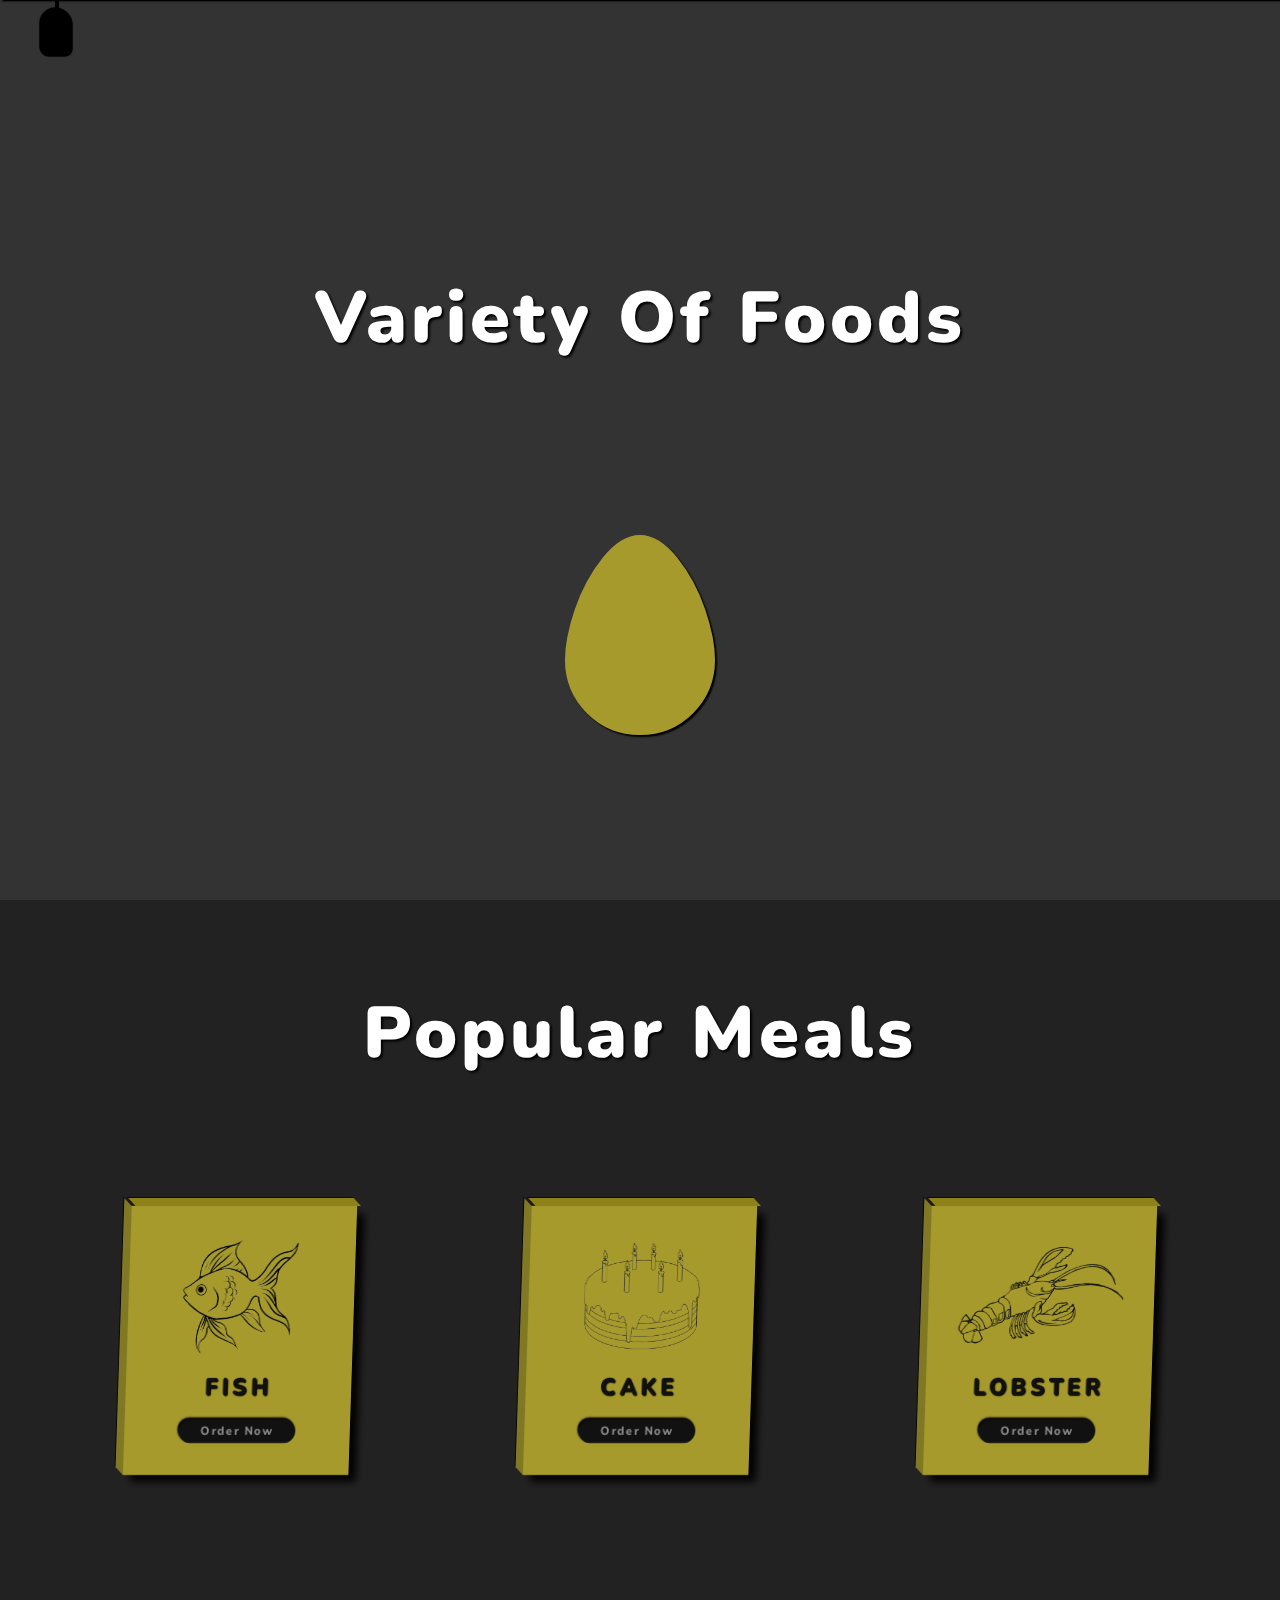
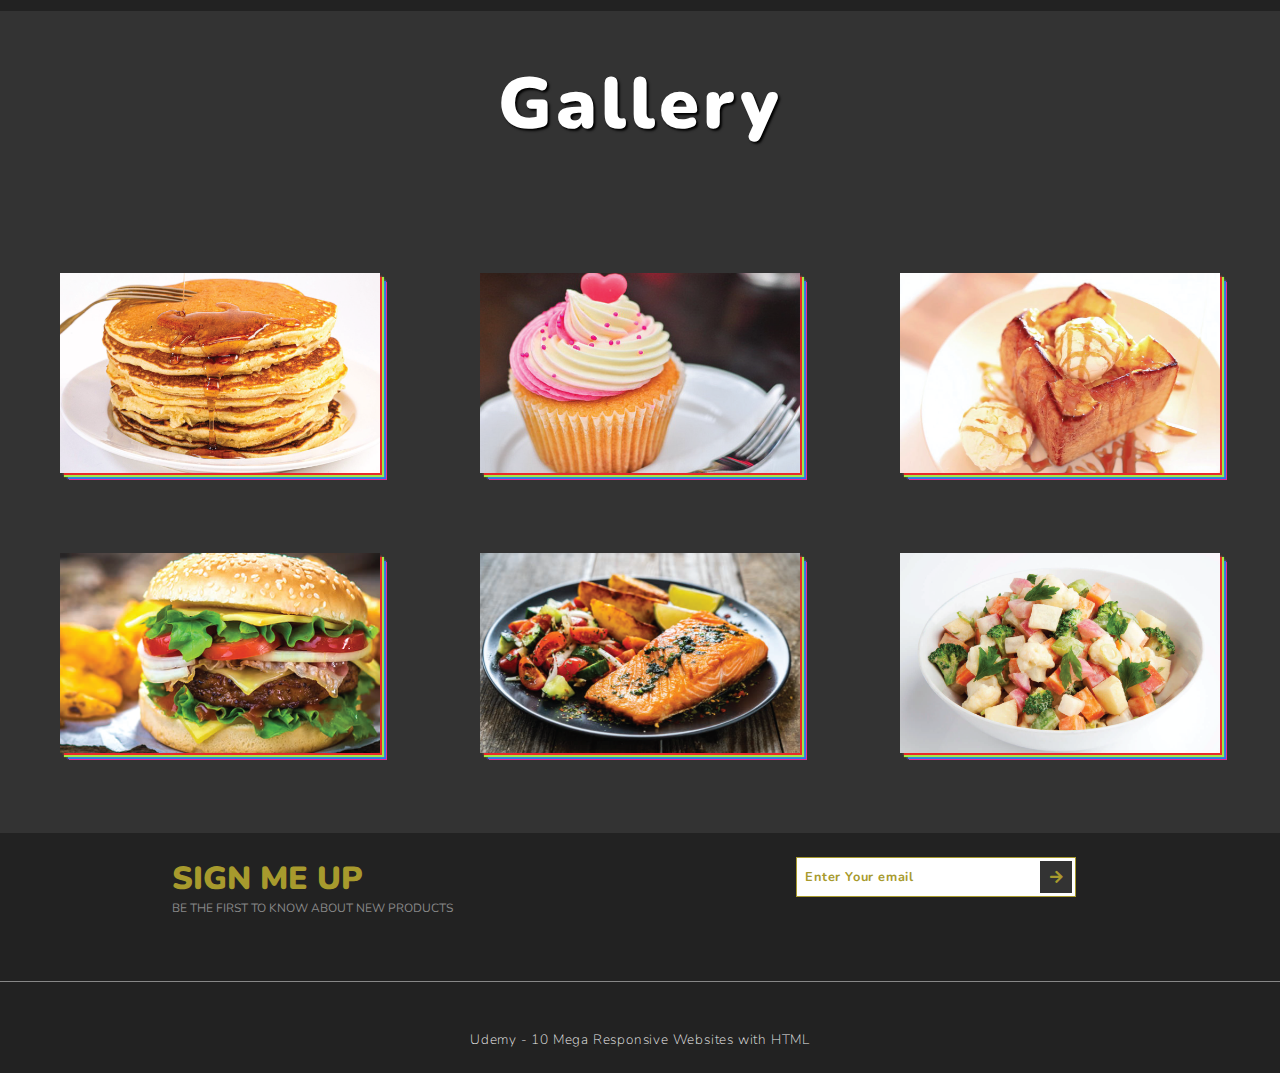
<file: Project 1 - Foods/index.html>
<!DOCTYPE html>
<html lang="en">
<head>
    <meta charset="UTF-8">
    <meta http-equiv="X-UA-Compatible" content="IE=edge">
    <meta name="viewport" content="width=device-width, initial-scale=1.0">
    <title>Foods</title>
    <link rel="stylesheet" href="style.css">
    <link rel="stylesheet" href="https://cdnjs.cloudflare.com/ajax/libs/font-awesome/5.15.3/css/all.min.css">
</head>
<body>
    <!-- Navbar -->
    <nav class="navbar target">
     <a href="#" class="navbar-link">
        <i class="fas fa-home"></i>
        <span>Home</span>
     </a>
     <a href="#" class="navbar-link">    
        <i class="fas fa-utensils"></i>
        <span>Meals</span>
     </a>
     <a href="#" class="navbar-link">    
        <i class="fas fa-hamburger"></i>
        <span>Burger</span>
     </a>
     <a href="#" class="navbar-link">    
        <i class="fas fa-pizza-slice"></i>
        <span>Pizza</span>
     </a>
     <a href="#" class="navbar-link">    
        <i class="fas fa-blender-phone"></i>
        <span>Contact</span>
      </a>
    </nav>
    <div class="menu target"></div>
    <!-- End of Navbar -->

    <div class="container">
        <!-- Section 1-->
        <section class="section-1">
            <h1 class="section-heading">Variety of Foods</h1>
            <div class="section-1-icons">
                <i class="fas fa-egg change"></i>
                <i class="fas fa-stroopwafel"></i>
                <i class="fas fa-cheese"></i>
                <i class="fas fa-hotdog"></i>
                <i class="fas fa-drumstick-bite"></i>
                <i class="fas fa-apple-alt"></i>
                <i class="fas fa-ice-cream"></i>
                <i class="fas fa-fish"></i>
                <i class="fas fa-cookie"></i>
                <i class="fas fa-seedling"></i>
            </div>
        </section>
        <!-- End of Section 1 -->

        <!-- Section 2 -->
        <section class="section-2">
            <h1 class="section-heading">popular meals</h1>
            <div class="cards-container">
                <div class="card">
                    <img src="images/card-img-1.png" class="card-img">
                    <h3 class="card-name">Fish</h3>
                    <button class="card-btn">Order now</button>
                </div>
                <div class="card">
                    <img src="images/card-img-2.png" class="card-img">
                    <h3 class="card-name">Cake</h3>
                    <button class="card-btn">Order now</button>
                </div>
                <div class="card">
                    <img src="images/card-img-3.png" class="card-img">
                    <h3 class="card-name">Lobster</h3>
                    <button class="card-btn">Order now</button>
                </div>
            </div>
        </section>
        <!-- End of Section 2 -->

        <!-- Section 3 -->
        <section class="section-3">
            <h1 class="section-heading">gallery</h1>
            <div class="gallery">
                <a href="" class="gallery-link" title="Order Now">
                    <img src="images/pancakes.png" class="food-img">
                    <h3 class="food-name">Pancakes</h3>
                    <p class="food-description">Lorem ipsum, dolor sit amet consectetur adipisicing elit. Quaerat, sunt qui dolorem minima cum quibusdam.                      
                    </p>
                </a>
                <a href="" class="gallery-link" title="Order Now">
                    <img src="images/cupcake.png" class="food-img">
                    <h3 class="food-name">Cupcakes</h3>
                    <p class="food-description">Lorem ipsum, dolor sit amet consectetur adipisicing elit. Quaerat, sunt qui dolorem minima cum quibusdam.                      
                    </p>
                </a>
                <a href="" class="gallery-link" title="Order Now">
                    <img src="images/tost.png" class="food-img">
                    <h3 class="food-name">Tost</h3>
                    <p class="food-description">Lorem ipsum, dolor sit amet consectetur adipisicing elit. Quaerat, sunt qui dolorem minima cum quibusdam.                      
                    </p>
                </a>
                <a href="" class="gallery-link" title="Order Now">
                    <img src="images/hamburger.png" class="food-img">
                    <h3 class="food-name">Hamburger</h3>
                    <p class="food-description">Lorem ipsum, dolor sit amet consectetur adipisicing elit. Quaerat, sunt qui dolorem minima cum quibusdam.                      
                    </p>
                </a>
                <a href="" class="gallery-link" title="Order Now">
                    <img src="images/salmon.png" class="food-img">
                    <h3 class="food-name">Salmon</h3>
                    <p class="food-description">Lorem ipsum, dolor sit amet consectetur adipisicing elit. Quaerat, sunt qui dolorem minima cum quibusdam.                      
                    </p>
                </a>
                <a href="" class="gallery-link" title="Order Now">
                    <img src="images/vegetable.png" class="food-img">
                    <h3 class="food-name">Vegetable</h3>
                    <p class="food-description">Lorem ipsum, dolor sit amet consectetur adipisicing elit. Quaerat, sunt qui dolorem minima cum quibusdam.                      
                    </p>
                </a>
            </div>
        </section>

        <!-- End of Section 3 -->
        
        <!-- Section 4 -->
        <section class="section-4">
            <div class="section-4-text">
                <h2 class="section-4-heading">Sign Me Up</h2>
                <p class="section-4-paragraph">Be the first to know about new products</p>
            </div>
            <form class="signup-form">
                <input type="email" class="signup-form-input" placeholder="Enter Your email">
                <button type="submit" class="signup-form-btn">
                    <i class="fas fa-arrow-right"></i>
                </button>
            </form>
            <p class="copyright">Udemy - 10 Mega Responsive Websites with HTML</p>
        </section>
        <!-- End of Section 4 -->
    </div>
    <script src="script.js"></script> 
</body>
</html>
</file>
<file: Project 1 - Foods/style.css>
@import url('https://fonts.googleapis.com/css2?family=Nunito:wght@200;300;400;600;700;800;900&display=swap');

/*common styles*/
*{
    margin: 0;
    padding: 0;
    box-sizing: border-box;
    text-decoration: none;
    outline: none;
    font-family: "Nunito", sans-serif;
    font-weight: 400;
}

html{
    font-size: 62.5%;
}

.section-heading{
    font-size: 12rem;
    font-weight: 900;
    color: #fff;
    text-align: center;
    text-transform: capitalize;
    letter-spacing: .5rem;
    text-shadow: .3rem .3rem .3rem #000;
}
/*end of common styles*/

/* Navbar */
.navbar{
    width: 100%;
    height: 14rem;
    background-color: #000;
    position: fixed;
    top: -14rem;
    z-index: 100;
    display: flex;
    justify-content: center;
    align-items:center ;
    box-shadow: .2rem .2rem .2rem #000;
    transition: top .4s;
}

.navbar.change{
    top: 0;
    transition: top .4s .2s;
}

.navbar-link{
    color: #aaa;
    margin: 0 4rem;
    display: flex;
    flex-direction: column;
    justify-content: center;
    align-items: center;
    opacity: 0;
    transition: color .3s, opacity .2s;
}

.change .navbar-link{
    opacity: 1;
}

.change .navbar-link:nth-child(1){
    transition: opacity .4s .5s  color .3s;
}

.change .navbar-link:nth-child(2){
    transition: opacity .4s .6s color .3s;
}

.change .navbar-link:nth-child(3){
    transition: opacity .4s .7s color .3s;
}

.change .navbar-link:nth-child(4){
    transition: opacity .4s .8s color .3s;
}

.change .navbar-link:nth-child(5){
    transition: opacity .4s .9s color .3s;
}

.navbar-link:hover{
    color: #fff;
}

.navbar-link i{
    font-size: 7rem;
}

.navbar-link span{
    font-size: 2.5rem;
    font-weight: 900;
    letter-spacing: .5rem;
    margin-top: .5rem;
}

.menu{
    width: 4rem;
    height: 6rem;
    background-color: #000;
    position: fixed;
    top: 1rem;
    left: 5rem;
    border-radius: 30rem 30rem 15rem 15rem;
    box-shadow: .1rem .1rem .1rem #000, -.1rem -.1rem .1rem #000;
    cursor: pointer;
    z-index: 100;
    transition: top .4s .2s;
}

.menu.change{
    top: 15rem;
    transition: top .4s;
}

.menu::before{
    content: "";
    width: .3rem;
    height: 15rem;
    background-color: #000;
    position: absolute;
    top: -15rem;
    left: calc(50% - 0.1rem);
    box-shadow: .1rem .1rem .1rem #000;
}
/* End of Navbar */

/*Section 1*/
.section-1{
    width: 100%;
    height: 100vh;
    background-color: #333;
    display: flex;
    flex-direction: column;
    align-items: center;
    justify-content: space-evenly;
}

.section-1-icons i{
    font-size: 35rem;
    color: #a79a2d;
    position: absolute;
    transform: translate(-50%, -50%) scale(0);
    text-shadow: .2rem .2rem .2rem #000;
    transition: transform .3s;
}

.section-1-icons i.change{
    transform: translate(-50%, -50%) scale(1);
    transition: transform .3s .3s;
}
/*End of Section 1*/

/* Section 2 */
.section-2{
    width: 100%;
    height: 100vh;
    background-color: #222;
    display: flex;
    flex-direction: column;
    justify-content: space-between;
    padding: 10rem 0;
}

.cards-container{
    display: flex;
    justify-content: space-evenly;
}

.card{
    width: 30rem;
    background-color: #a79a2d;
    padding: 4rem;
    display: flex;
    flex-direction: column;
    justify-content: space-between;
    align-items: center;
    box-shadow: 1rem 1rem 1rem #000;
    position: relative;
    transform: rotateY(20deg) skewX(-2deg);
    transition: transform 0.5s, box-shadow 0.5s;
}

.card:hover{
    transform: rotateY(20deg) skewX(-2deg) translareY(-3rem);
    box-shadow: 2rem 2rem 2rem 2rem #000;
}

.card::before{
    content: "";
    height: 100%;
    width: 1rem;
    background-color: #817824;
    position: absolute;
    top: 0;
    left: -1rem;
    transform: skewY(45deg);
    transform-origin: right;
    box-shadow: -.1rem -.1rem .1rem #000;
}

.card::after{
    content: "";
    height: 1rem;
    width: 100%;
    background-color: #8f8317;
    position: absolute;
    top: -1rem;
    left: 0;
    transform: skewX(45deg);
    transform-origin: right;
    box-shadow: -.1rem -.1rem .1rem #000;
}

.card-img{
    width: 100%;
}

.card-name{
    font-size: 3rem;
    font-weight: 900;
    text-transform: uppercase;
    letter-spacing: 0.5rem;
    color: #111;
    margin: 2rem 0;
    text-shadow: .15rem .15rem .15rem #000;
}

.card-btn{
    width: 70%;
    background-color: #111;
    color:#888;
    border-radius: 5rem;
    font-size: 1.5rem;
    font-weight: 800;
    letter-spacing: .2rem;
    text-transform: capitalize;
    border: none;
    padding: .5rem 0;
    cursor: pointer;
    box-shadow: -.2rem -.2rem .2rem #000;
}
/* End of Section 2 */

/* Section 3*/
.section-3{
    background-color: #333;
    padding: 5rem 0;
}

.gallery{
    display: flex;
    flex-wrap: wrap;
    align-items: center;
    justify-content: space-evenly;
    margin-top: 10rem;
}

.gallery-link{
    position: relative;
    margin: 4rem 1rem;
}

.gallery-link::before{
    content: "";
    position: absolute;
    top: 2vw;
    left: 80%;
    width: .2rem;
    height: 0;
    background-color: #fff;
    z-index: 10;
    transition: height .5s;
}

.gallery-link:hover::before{
    height: 80%;
}

.gallery-link::after{
    content: "";
    position: absolute;
    top: 30%;
    left: 2rem;
    width: 0;
    height: .2rem;
    background-color: #fff;
    transition: width .5s;
}

.gallery-link:hover::after{
    width: 90%;
}

.food-img{
    width: 24vw;
    height: 15vw;
    object-fit: cover;
    box-shadow: .3rem .3rem .1rem #e92929, .5rem .5rem .1rem #a2e946, .7rem .7rem .1rem #297ce9, .9rem .9rem .1rem #e92999;
    transition: all .5s;
}

.gallery-link:hover .food-img{
    box-shadow: 1rem 1rem .1rem #e92929, 2rem 2rem .1rem #a2e946, 3rem 3rem .1rem #297ce9, 4rem 4rem .1rem #e92999;
    filter: blur(.5rem);
    opacity: .5;
    transform: scale(1.1);
}

.food-name{
    position: absolute;
    top: 3rem;
    left: 3rem;
    font-size: 2rem;
    font-weight: 700;
    text-transform: uppercase;
    letter-spacing: 0.1rem;
    color: #fff;
    width: 0;
    overflow: hidden;
    transition: width .3s;
}

.gallery-link:hover .food-name{
    width: 100%;
    transition: width 1.5s .5s;
}

.food-description{
    position: absolute;
    bottom: 3vw;
    left: 2rem;
    width: 70%;
    font-size: 1.5rem;
    font-weight: 300;
    letter-spacing: .1rem;
    text-transform: uppercase;
    color: #fff;
    opacity: 0;
    visibility: hidden;
    transition: opacity 0.3s;
}

.gallery-link:hover .food-description{
    opacity: 1;
    visibility: visible;
    transition: opacity 1s 1s;
}
/* End of Section 3*/

/* Section 4*/
.section-4{
    width: 100%;
    height: 30vh;
    background-color: #222;
    display: flex;
    justify-content: space-around;
    align-items: flex-start;
    padding: 3rem 0;
    position: relative;
}

.section-4-text{
    text-transform: uppercase;
}

.section-4-heading{
    font-size: 4rem;
    font-weight: 900;
    color: #a79a2d;
}

.section-4-paragraph{
    font-size: 1.5rem;
    color: #888;
}

.signup-form{
    display: flex;
    align-items: center;

}

.signup-form-input{
    width: 35rem;
    height: 5rem;
    padding: 1rem;
    border: .2rem solid #a79a2d;
    font-size: 1.6rem;
    font-weight: 700;
    letter-spacing: .1rem;
    color: #a79a2d;
}

.signup-form-input::placeholder{
    color: #a79a2d;
}

.signup-form-btn{
    position: relative;
    left: -4.5rem;
    width: 4rem;
    height: 4rem;
    background-color: #333;
    color: #a79a2d;
    border: none;
    font-size: 1.8rem;
    cursor: pointer;
}

.copyright{
    position: absolute;
    bottom: 3rem;
    font-size: 1.7rem;
    font-weight: 200;
    color: #eee;
    letter-spacing: .1rem;
    border-top: .1rem solid #888;
    padding-top: 6rem;
    width: 100%;
    text-align: center;
}
/* End of Section 4*/

/* Responsive */
@media (max-width: 1400px) {
    html{
        font-size: 50%;
    }

    .section-2{
        height: auto;
        padding: 10rem 0 12rem 0;
    }

    .cards-container{
        margin-top: 10rem;
    }

    .gallery-link{
        width: 40rem;
        height: 25rem;
        margin: 5rem;
    }

    .food-img{
        width: 100%;
        height: 100%;
    }
}

@media (max-width: 1400px) {
    .section-heading{
        font-size: 9rem;
        margin: .5rem;
    }

    .section-1-icons i{
        font-size: 25rem;
    }

    .cards-container{
        flex-wrap: wrap;
    }

    .card{
        margin: 5rem;
    }

    .section-4{
        height: 30rem;
    }
}

@media (max-width: 900px){
    .navbar-link{
        margin: 2rem;
    }

    .navbar-link i{
        font-size: 4rem;
    }

    .navbar-link span{
        font-size: 2rem;
    }
}

@media (max-width: 700px){
    .section-heading{
        font-size: 7rem;
        margin: 0 10rem;
    }

    .section-1-icons i{
        font-size: 20rem;
    }

    .menu{
        left: 2rem;
    }

    .section-4{
        height: 40rem;
        flex-direction: column;
        justify-content: flex-start;
        align-items: center;
    }

    .section-4-text{
        margin-bottom: 8rem;
    }
}

@media (max-width: 550px){
    html{
        font-size: 40%;
    }

    .navbar-link{
        margin: .7rem;
    }
}
</file>
